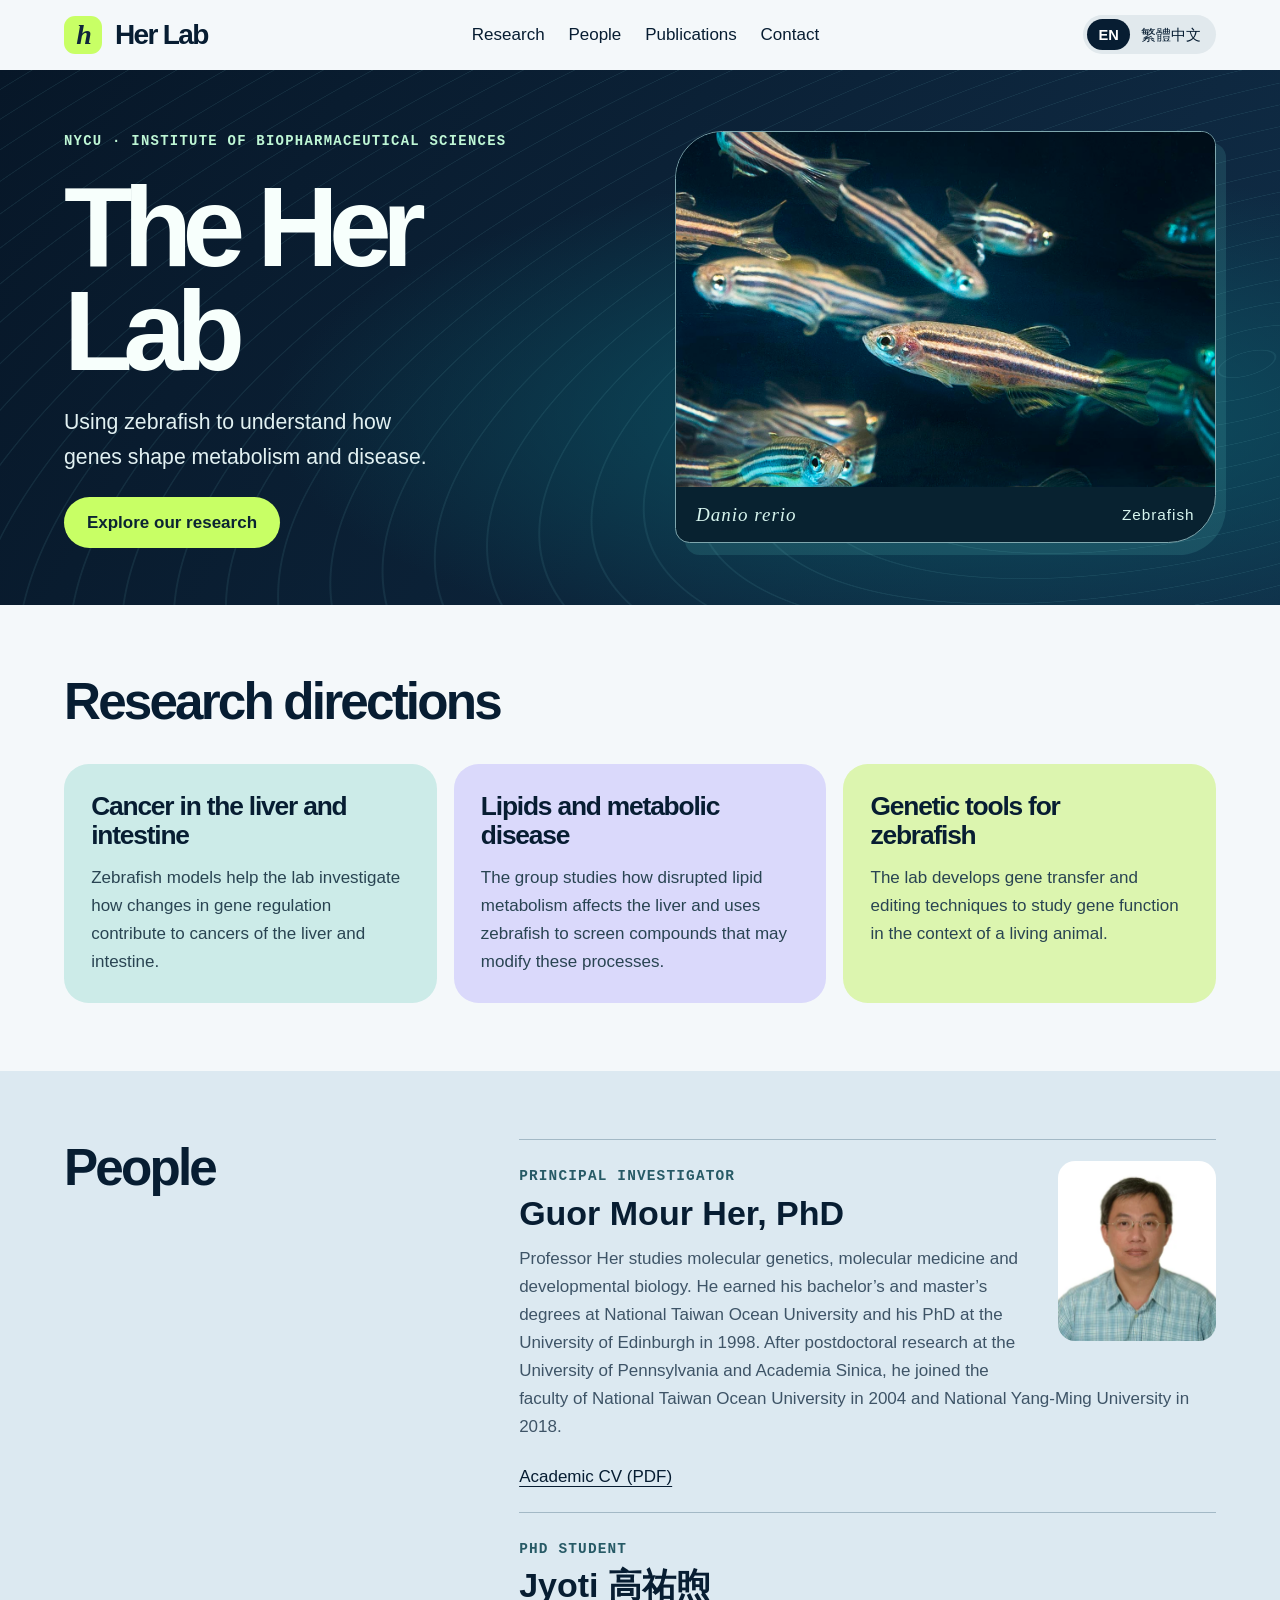
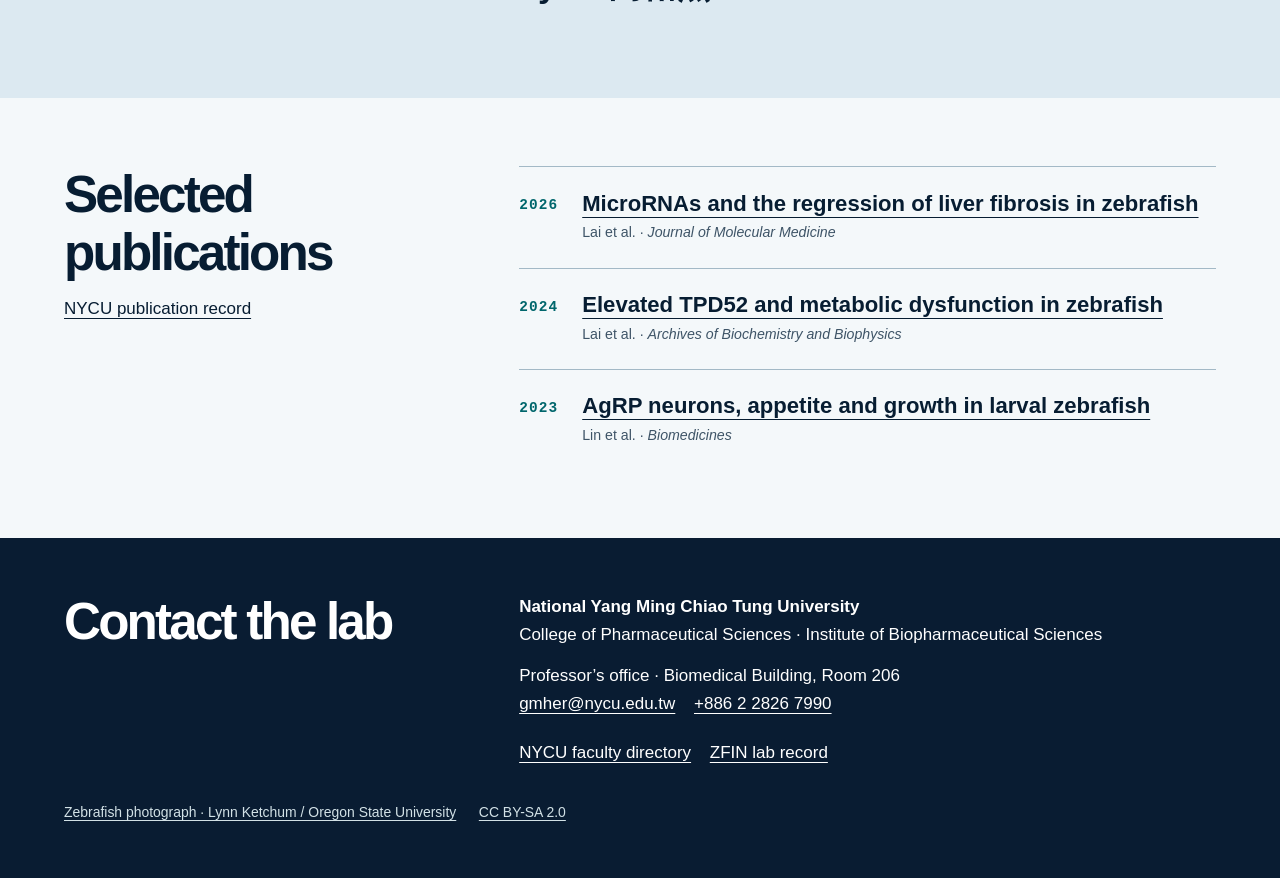
<file: index.html>
<!doctype html>
<html lang="en"><head><meta charset="utf-8"><meta name="viewport" content="width=device-width, initial-scale=1"><title>Her Lab | National Yang Ming Chiao Tung University</title><link rel="icon" type="image/svg+xml" href="favicon.svg"><meta name="description" content="The Her Lab at NYCU uses zebrafish to study cancers, lipid metabolism and the genetics of disease."><link rel="alternate" hreflang="en" href="index.html"><link rel="alternate" hreflang="zh-TW" href="zh.html"><link rel="stylesheet" href="style.css"><script defer src="water.js"></script></head>
<body><a class="skip" href="#main">Skip to content</a>
<header><a class="brand" href="index.html"><span class="mark" aria-hidden="true">h</span>Her Lab</a><nav aria-label="Sections"><a href="#research">Research</a><a href="#people">People</a><a href="#papers">Publications</a><a href="#contact">Contact</a></nav><div class="langs"><a href="index.html" lang="en" hreflang="en" aria-current="page">EN</a> <a href="zh.html" lang="zh-TW" hreflang="zh-TW">繁體中文</a></div></header>
<main id="main"><section class="hero"><div class="wrap"><div><span class="meta">NYCU · Institute of Biopharmaceutical Sciences</span><h1>The Her Lab</h1><p class="lede">Using zebrafish to understand how genes shape metabolism and disease.</p><a class="action" href="#research">Explore our research</a></div><figure><img src="zebrafish.jpg" width="1271" height="1123" alt="Zebrafish with alternating dark and gold stripes"><figcaption><i>Danio rerio</i><span>Zebrafish</span></figcaption></figure></div></section>
<section id="research" class="wrap"><h2>Research directions</h2><div class="topics"><article><h3>Cancer in the liver and intestine</h3><p>Zebrafish models help the lab investigate how changes in gene regulation contribute to cancers of the liver and intestine.</p></article><article><h3>Lipids and metabolic disease</h3><p>The group studies how disrupted lipid metabolism affects the liver and uses zebrafish to screen compounds that may modify these processes.</p></article><article><h3>Genetic tools for zebrafish</h3><p>The lab develops gene transfer and editing techniques to study gene function in the context of a living animal.</p></article></div></section>
<section id="people" class="people"><div class="wrap split"><h2>People</h2><div><article class="person"><img class="pi-portrait" src="guor-mour-her.png" width="320" height="364" loading="lazy" alt="Professor Guor Mour Her"><span class="role">Principal investigator</span><h3>Guor Mour Her, PhD</h3><p>Professor Her studies molecular genetics, molecular medicine and developmental biology. He earned his bachelor’s and master’s degrees at National Taiwan Ocean University and his PhD at the University of Edinburgh in 1998. After postdoctoral research at the University of Pennsylvania and Academia Sinica, he joined the faculty of National Taiwan Ocean University in 2004 and National Yang-Ming University in 2018.</p><a href="https://bps.nycu.edu.tw/assets/faculty/prof-hers-cvlu-li.pdf">Academic CV (PDF)</a></article><article class="person"><span class="role">PhD student</span><h3>Jyoti <span lang="zh-TW">高祐煦</span></h3></article></div></div></section>
<section id="papers" class="wrap split"><div><h2>Selected publications</h2><p><a href="https://scholar.nycu.edu.tw/en/persons/gour-mour-her/">NYCU publication record</a></p></div><div><article class="paper"><span class="year">2026</span><div><h3><a href="https://doi.org/10.1007/s00109-026-02672-y">MicroRNAs and the regression of liver fibrosis in zebrafish</a></h3><small lang="en">Lai et al. · <i>Journal of Molecular Medicine</i></small></div></article><article class="paper"><span class="year">2024</span><div><h3><a href="https://doi.org/10.1016/j.abb.2024.110166">Elevated TPD52 and metabolic dysfunction in zebrafish</a></h3><small lang="en">Lai et al. · <i>Archives of Biochemistry and Biophysics</i></small></div></article><article class="paper"><span class="year">2023</span><div><h3><a href="https://doi.org/10.3390/biomedicines11020499">AgRP neurons, appetite and growth in larval zebrafish</a></h3><small lang="en">Lin et al. · <i>Biomedicines</i></small></div></article></div></section></main>
<footer id="contact"><div class="wrap split"><h2>Contact the lab</h2><div><strong>National Yang Ming Chiao Tung University</strong><br>College of Pharmaceutical Sciences · Institute of Biopharmaceutical Sciences<p>Professor’s office · Biomedical Building, Room 206<br><a href="mailto:gmher@nycu.edu.tw">gmher@nycu.edu.tw</a><a href="tel:+886228267990">+886 2 2826 7990</a></p><a href="https://bps.nycu.edu.tw/en/faculty-members/">NYCU faculty directory</a><a href="https://zfin.org/action/profile/view/ZDB-LAB-080716-1">ZFIN lab record</a></div></div><p class="wrap credit"><a href="https://commons.wikimedia.org/wiki/File:Zebrafish_(26436913602).jpg">Zebrafish photograph · Lynn Ketchum / Oregon State University</a> <a href="https://creativecommons.org/licenses/by-sa/2.0/">CC BY-SA 2.0</a></p></footer>
<script>for(const link of document.querySelectorAll('.langs a'))link.addEventListener('click',()=>link.hash=location.hash);</script></body></html>
</file>
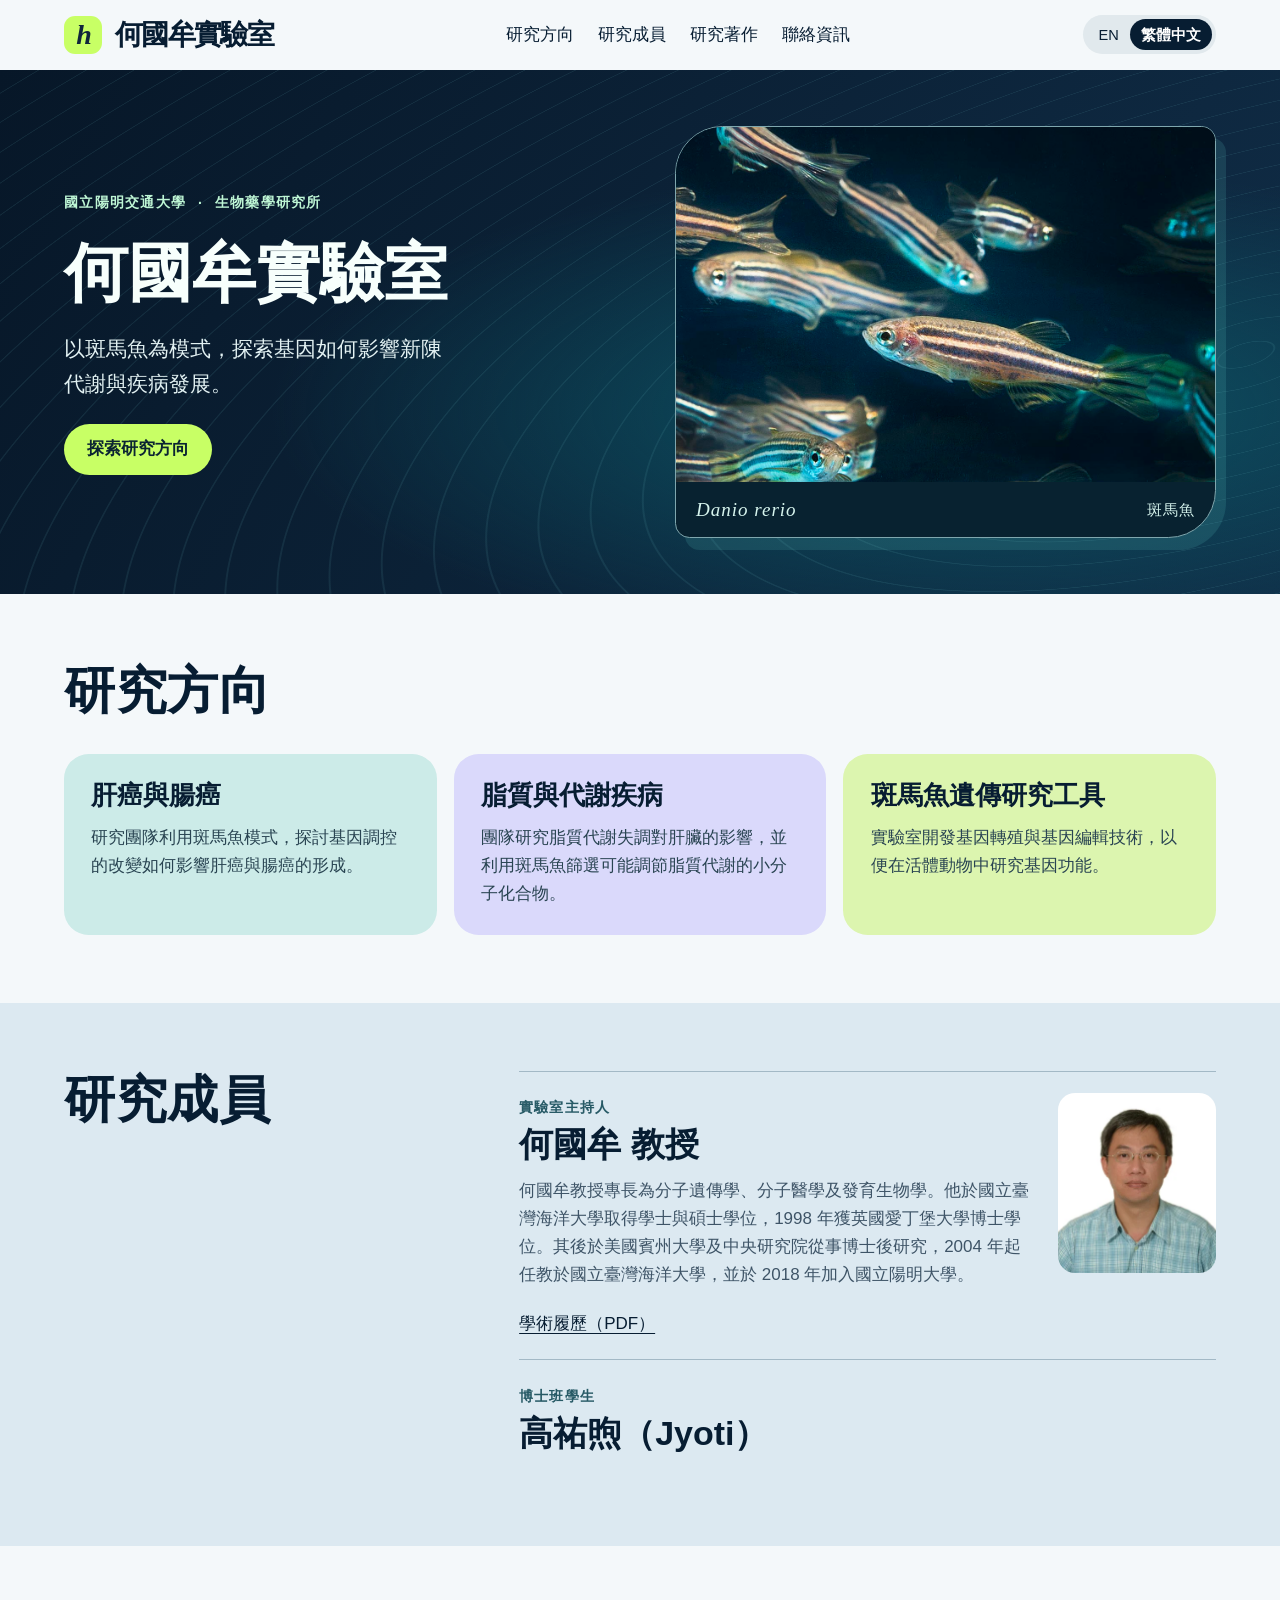
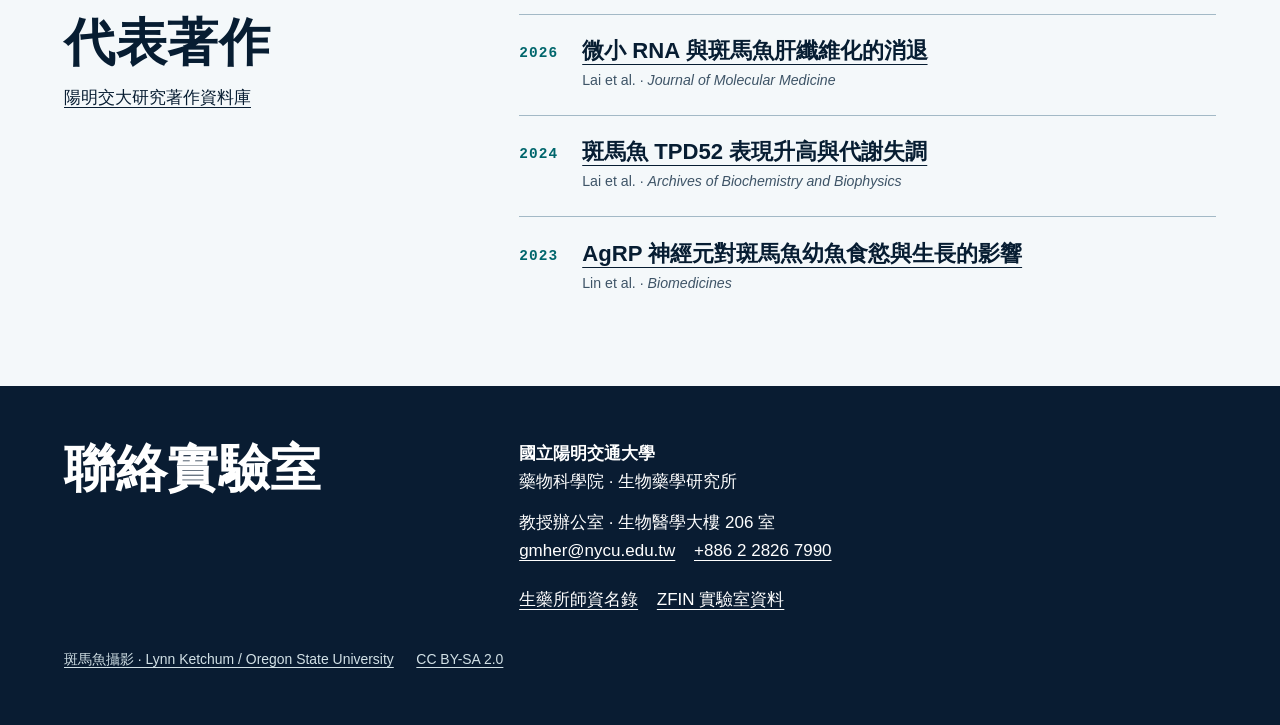
<file: zh.html>
<!doctype html>
<html lang="zh-TW"><head><meta charset="utf-8"><meta name="viewport" content="width=device-width, initial-scale=1"><title>何國牟實驗室 | 國立陽明交通大學</title><link rel="icon" type="image/svg+xml" href="favicon.svg"><meta name="description" content="國立陽明交通大學何國牟實驗室以斑馬魚為模式，研究癌症、脂質代謝與疾病的遺傳機制。"><link rel="alternate" hreflang="en" href="index.html"><link rel="alternate" hreflang="zh-TW" href="zh.html"><link rel="stylesheet" href="style.css"><script defer src="water.js"></script></head>
<body><a class="skip" href="#main">跳至主要內容</a>
<header><a class="brand" href="zh.html"><span class="mark" aria-hidden="true">h</span>何國牟實驗室</a><nav aria-label="頁面導覽"><a href="#research">研究方向</a><a href="#people">研究成員</a><a href="#papers">研究著作</a><a href="#contact">聯絡資訊</a></nav><div class="langs"><a href="index.html" lang="en" hreflang="en">EN</a> <a href="zh.html" lang="zh-TW" hreflang="zh-TW" aria-current="page">繁體中文</a></div></header>
<main id="main"><section class="hero"><div class="wrap"><div><span class="meta">國立陽明交通大學 · 生物藥學研究所</span><h1>何國牟實驗室</h1><p class="lede">以斑馬魚為模式，探索基因如何影響新陳代謝與疾病發展。</p><a class="action" href="#research">探索研究方向</a></div><figure><img src="zebrafish.jpg" width="1271" height="1123" alt="斑馬魚身上的藍金色條紋"><figcaption><i>Danio rerio</i><span>斑馬魚</span></figcaption></figure></div></section>
<section id="research" class="wrap"><h2>研究方向</h2><div class="topics"><article><h3>肝癌與腸癌</h3><p>研究團隊利用斑馬魚模式，探討基因調控的改變如何影響肝癌與腸癌的形成。</p></article><article><h3>脂質與代謝疾病</h3><p>團隊研究脂質代謝失調對肝臟的影響，並利用斑馬魚篩選可能調節脂質代謝的小分子化合物。</p></article><article><h3>斑馬魚遺傳研究工具</h3><p>實驗室開發基因轉殖與基因編輯技術，以便在活體動物中研究基因功能。</p></article></div></section>
<section id="people" class="people"><div class="wrap split"><h2>研究成員</h2><div><article class="person"><img class="pi-portrait" src="guor-mour-her.png" width="320" height="364" loading="lazy" alt="何國牟教授"><span class="role">實驗室主持人</span><h3>何國牟 教授</h3><p>何國牟教授專長為分子遺傳學、分子醫學及發育生物學。他於國立臺灣海洋大學取得學士與碩士學位，1998 年獲英國愛丁堡大學博士學位。其後於美國賓州大學及中央研究院從事博士後研究，2004 年起任教於國立臺灣海洋大學，並於 2018 年加入國立陽明大學。</p><a href="https://bps.nycu.edu.tw/assets/faculty/prof-hers-cvlu-li.pdf">學術履歷（PDF）</a></article><article class="person"><span class="role">博士班學生</span><h3>高祐煦（Jyoti）</h3></article></div></div></section>
<section id="papers" class="wrap split"><div><h2>代表著作</h2><p><a href="https://scholar.nycu.edu.tw/zh/persons/gour-mour-her/">陽明交大研究著作資料庫</a></p></div><div><article class="paper"><span class="year">2026</span><div><h3><a href="https://doi.org/10.1007/s00109-026-02672-y">微小 RNA 與斑馬魚肝纖維化的消退</a></h3><small lang="en">Lai et al. · <i>Journal of Molecular Medicine</i></small></div></article><article class="paper"><span class="year">2024</span><div><h3><a href="https://doi.org/10.1016/j.abb.2024.110166">斑馬魚 TPD52 表現升高與代謝失調</a></h3><small lang="en">Lai et al. · <i>Archives of Biochemistry and Biophysics</i></small></div></article><article class="paper"><span class="year">2023</span><div><h3><a href="https://doi.org/10.3390/biomedicines11020499">AgRP 神經元對斑馬魚幼魚食慾與生長的影響</a></h3><small lang="en">Lin et al. · <i>Biomedicines</i></small></div></article></div></section></main>
<footer id="contact"><div class="wrap split"><h2>聯絡實驗室</h2><div><strong>國立陽明交通大學</strong><br>藥物科學院 · 生物藥學研究所<p>教授辦公室 · 生物醫學大樓 206 室<br><a href="mailto:gmher@nycu.edu.tw">gmher@nycu.edu.tw</a><a href="tel:+886228267990">+886 2 2826 7990</a></p><a href="https://bps.nycu.edu.tw/faculty-members/">生藥所師資名錄</a><a href="https://zfin.org/action/profile/view/ZDB-LAB-080716-1">ZFIN 實驗室資料</a></div></div><p class="wrap credit"><a href="https://commons.wikimedia.org/wiki/File:Zebrafish_(26436913602).jpg">斑馬魚攝影 · Lynn Ketchum / Oregon State University</a> <a href="https://creativecommons.org/licenses/by-sa/2.0/">CC BY-SA 2.0</a></p></footer>
<script>for(const link of document.querySelectorAll('.langs a'))link.addEventListener('click',()=>link.hash=location.hash);</script></body></html>
</file>
<file: style.css>
:root{--ink:#183f3c;--muted:#45635d;--line:#bdcfc4;--paper:#fafbf5;--sage:#e4ede2;color:var(--ink);background:var(--paper);font:17px/1.65 "DM Sans",-apple-system,BlinkMacSystemFont,"PingFang TC",sans-serif}
*{box-sizing:border-box}body{margin:0}a{color:inherit;text-underline-offset:.25em}a:hover{text-decoration-thickness:2px}a:focus-visible{outline:3px solid #b16621;outline-offset:4px}.skip{position:absolute;left:1rem;top:-5rem;background:white}.skip:focus{top:0}header,.wrap{width:min(1200px,90%);margin:auto}header,nav,.brand,.langs{display:flex;align-items:center}header{justify-content:space-between;gap:1rem;padding:1.25rem 0}nav,.langs{gap:1.4rem}header a{text-decoration:none}.brand{font:600 1.65rem Georgia,serif;gap:.75rem;white-space:nowrap}.mark{display:grid;place-items:center;border:1.5px solid;border-radius:50%;height:2.25rem;width:2.25rem;font:italic 1.45rem Georgia}.langs{gap:.6rem;font-size:.86rem}.langs [aria-current]{font-weight:700;border-bottom:2px solid}.hero{background:var(--sage);border-block:1px solid var(--line)}.hero .wrap{display:grid;grid-template-columns:1fr 1fr;align-items:center;gap:4%;min-height:485px;padding-block:3.6rem}.meta,figcaption,.role{font-size:.85rem;letter-spacing:.065em;color:var(--muted)}.meta{text-transform:uppercase;font-weight:650}h1,h2,h3{font-family:"Baskervville",Georgia,"Songti TC",serif;font-weight:400;line-height:1.13;margin:0}h1{font-size:clamp(3.7rem,7vw,6.4rem);letter-spacing:-.06em;margin:.4rem 0 1rem}h2{font-size:clamp(2rem,4vw,3.35rem);letter-spacing:-.04em}h3{font-size:1.55rem}.lede{font-size:1.2rem;max-width:39ch}.action{display:inline-block;background:var(--ink);color:white;padding:.55rem 1.18rem;text-decoration:none;border-radius:2rem}figure{margin:0;position:relative;background:radial-gradient(ellipse,#f4f6e9 15%,transparent 71%)}figure img{width:100%;display:block;transform:rotate(-7deg)}figcaption{border-top:1px solid #9caf9e;margin:1rem auto 0;width:88%;padding-top:.5rem;display:flex;justify-content:space-between;gap:1rem}main section:not(.hero){padding:4rem 0}.topics{display:grid;grid-template-columns:repeat(3,1fr);gap:2.5rem;margin-top:2rem}.topics article,.person,.paper{border-top:1px solid var(--line);padding:1.25rem 0}p{margin:.75rem 0 1.25rem}article p{color:var(--muted)}.people{background:#eff2ea}.split{display:grid;grid-template-columns:1fr 1.8fr;gap:4rem}.person h3{margin:.25rem 0}.paper{display:grid;grid-template-columns:auto 1fr;gap:1.4rem}.paper small{color:var(--muted)}.paper h3{font-size:1.3rem;line-height:1.35}.year{font:italic 1.1rem Georgia,serif;padding-top:.35rem}footer{background:var(--ink);color:#fff;padding:3.2rem 0}footer .split{align-items:start}footer a{display:inline-block;margin-right:1.1rem}html:lang(zh-TW) h1{font-size:clamp(2.8rem,5vw,4.6rem);letter-spacing:0}html:lang(zh-TW) h2{letter-spacing:.01em}
@media(max-width:850px){header{flex-wrap:wrap}nav{order:3;width:100%;justify-content:space-between;gap:.5rem;font-size:.95rem}.hero .wrap{gap:1rem;min-height:0}.topics{gap:1rem}.split{gap:2rem}}
@media(max-width:650px){.hero .wrap,.topics,.split{grid-template-columns:1fr}.hero .wrap{padding-block:2rem;gap:.5rem}figure{max-width:420px;width:100%;justify-self:center}main section:not(.hero){padding:2.7rem 0}.topics{gap:0}.split{gap:1.6rem}header{padding:.8rem 0}.lede{font-size:1.08rem}.paper{gap:.75rem}.brand{font-size:1.35rem}nav a{font-size:.87rem}}

/* Deep water, electric lime and a specimen-photography frame. */
:root{--ink:#071d32;--muted:#3e5467;--line:#c2d1d9;--paper:#f4f8fa;font-family:"Inter","Helvetica Neue","PingFang TC",sans-serif}
body{position:relative}h1,h2,h3,.brand{font-family:"Inter","Helvetica Neue","PingFang TC",sans-serif;font-weight:750}
header{padding-block:.9rem}.brand{letter-spacing:-.06em}.mark{background:#c8ff65;color:#10263b;border:0;border-radius:.65rem;font:bold italic 1.65rem Georgia}
nav a:hover,.paper a:hover{color:#00757d}.langs{background:#e1e9ed;padding:.24rem;border-radius:2rem;gap:0}.langs a{padding:.2rem .65rem;border-radius:2rem}.langs [aria-current]{background:var(--ink);color:white;border:0}
.hero{position:relative;isolation:isolate;overflow:hidden;color:#f7fffc;background:radial-gradient(ellipse at 76% 65%,#0c5464,transparent 51%),linear-gradient(120deg,#071728,#102d47);border:0}
.hero:before{content:"";position:absolute;inset:-40%;z-index:-1;opacity:.48;transform:rotate(-16deg);background:repeating-radial-gradient(ellipse at 75% 70%,transparent 0 28px,#6fc6cb35 29px 30px,transparent 31px 54px)}
.hero .wrap{min-height:500px;padding-block:3.3rem;grid-template-columns:1fr 1fr;gap:6%}.meta{font:600 .82rem/1.5 "IBM Plex Mono",monospace;letter-spacing:.09em;color:#bef6d5}
h1{font-size:clamp(4rem,8.8vw,8rem);font-weight:800;letter-spacing:-.085em;line-height:.92;margin:1.3rem 0}h2{font-weight:740;letter-spacing:-.055em}.lede{color:#e2f1f2;max-width:32ch;font-size:1.25rem}.action{background:#c8ff65;color:#0b2432;font-weight:700;padding:.7rem 1.35rem}.action:hover{background:white}
figure{background:#082230;border:1px solid #7fa7ae;border-radius:2.8rem .85rem;overflow:hidden;box-shadow:10px 12px 0 #62d3cd24}figure img{width:100%;height:auto;display:block;aspect-ratio:1.52;object-fit:cover;transform:none}
figcaption{color:#d7f5ee;margin:0;width:100%;padding:.7rem 1.2rem;align-items:center;border:0;font-size:.9rem}figcaption i{font-family:Georgia,serif;font-size:1.12rem}.credit{font-size:.82rem;line-height:1.6;margin:2rem auto 0;color:#d2e1e6}
.topics{gap:1rem}.topics article{border:0;border-radius:1.45rem;padding:1.6rem;background:#ccebe8}.topics article:nth-child(2){background:#dad9fb}.topics article:nth-child(3){background:#dcf5af}.topics h3{max-width:18ch;letter-spacing:-.045em}.topics p{color:#294452;margin-bottom:0}
.people{background:#dce9f1}.person,.paper{border-color:#a3b9c6}.role,.year{font:650 .85rem/1.6 monospace;text-transform:uppercase;letter-spacing:.08em}.paper h3 a{text-decoration-thickness:1px}.year{color:#00666c}.person h3{font-size:2rem}.role{color:#275a66}
footer{background:#091c32}.water-drop{position:absolute;width:0;height:0;pointer-events:none;z-index:9999}.water-drop span{position:absolute;left:0;top:0;width:140px;height:140px;border-radius:50%;opacity:0;background:radial-gradient(circle closest-side,transparent 76%,#052a5340 84%,#d7ffffaa 91%,#59beb94d 95%,transparent);mask-image:radial-gradient(circle closest-side,transparent 73%,black 85% 94%,transparent);backdrop-filter:blur(2px) contrast(1.4);animation:wave 1.1s cubic-bezier(.12,.56,.32,.97) both}
@keyframes wave{0%{transform:translate(-50%,-50%) scale(.03);opacity:0}9%{opacity:.85}100%{transform:translate(-50%,-50%) scale(1.65);opacity:0}}
body{overflow-x:clip}html:lang(zh-TW) h1{line-height:1.12}html:lang(zh-TW) h3{letter-spacing:0}
@media(max-width:650px){.hero .wrap{grid-template-columns:1fr;padding:2.5rem 0;gap:1.75rem}.topics{gap:1rem}figure{max-width:none}.lede{font-size:1.1rem}.brand{font-size:1.45rem}}
@media(prefers-reduced-motion:reduce){.water-drop{display:none}}

.person { display: flow-root; }
.pi-portrait {
  float: right;
  width: clamp(104px, 14vw, 158px);
  height: auto;
  margin: 0 0 1rem 1.25rem;
  border-radius: 1rem;
}
@media (max-width: 420px) {
  .pi-portrait { float: none; display: block; margin: 0 0 1rem; }
}
</file>
